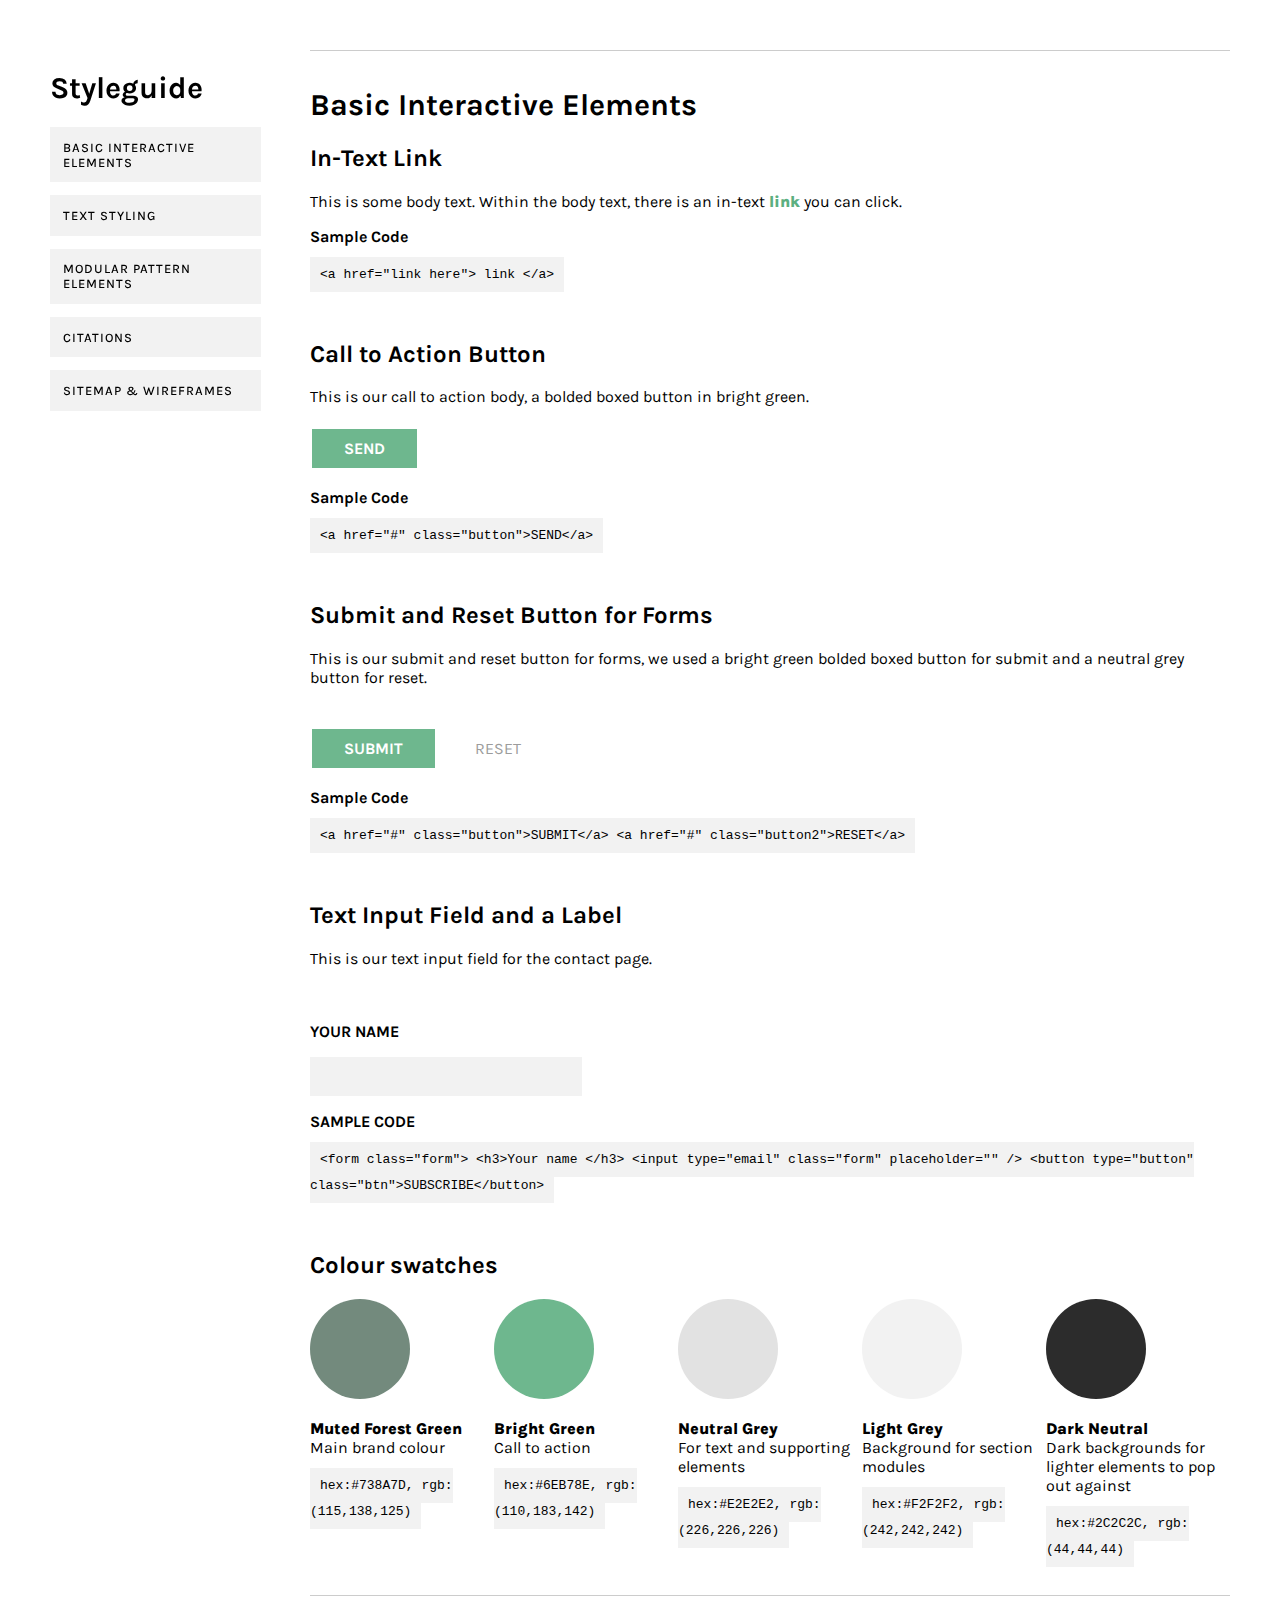
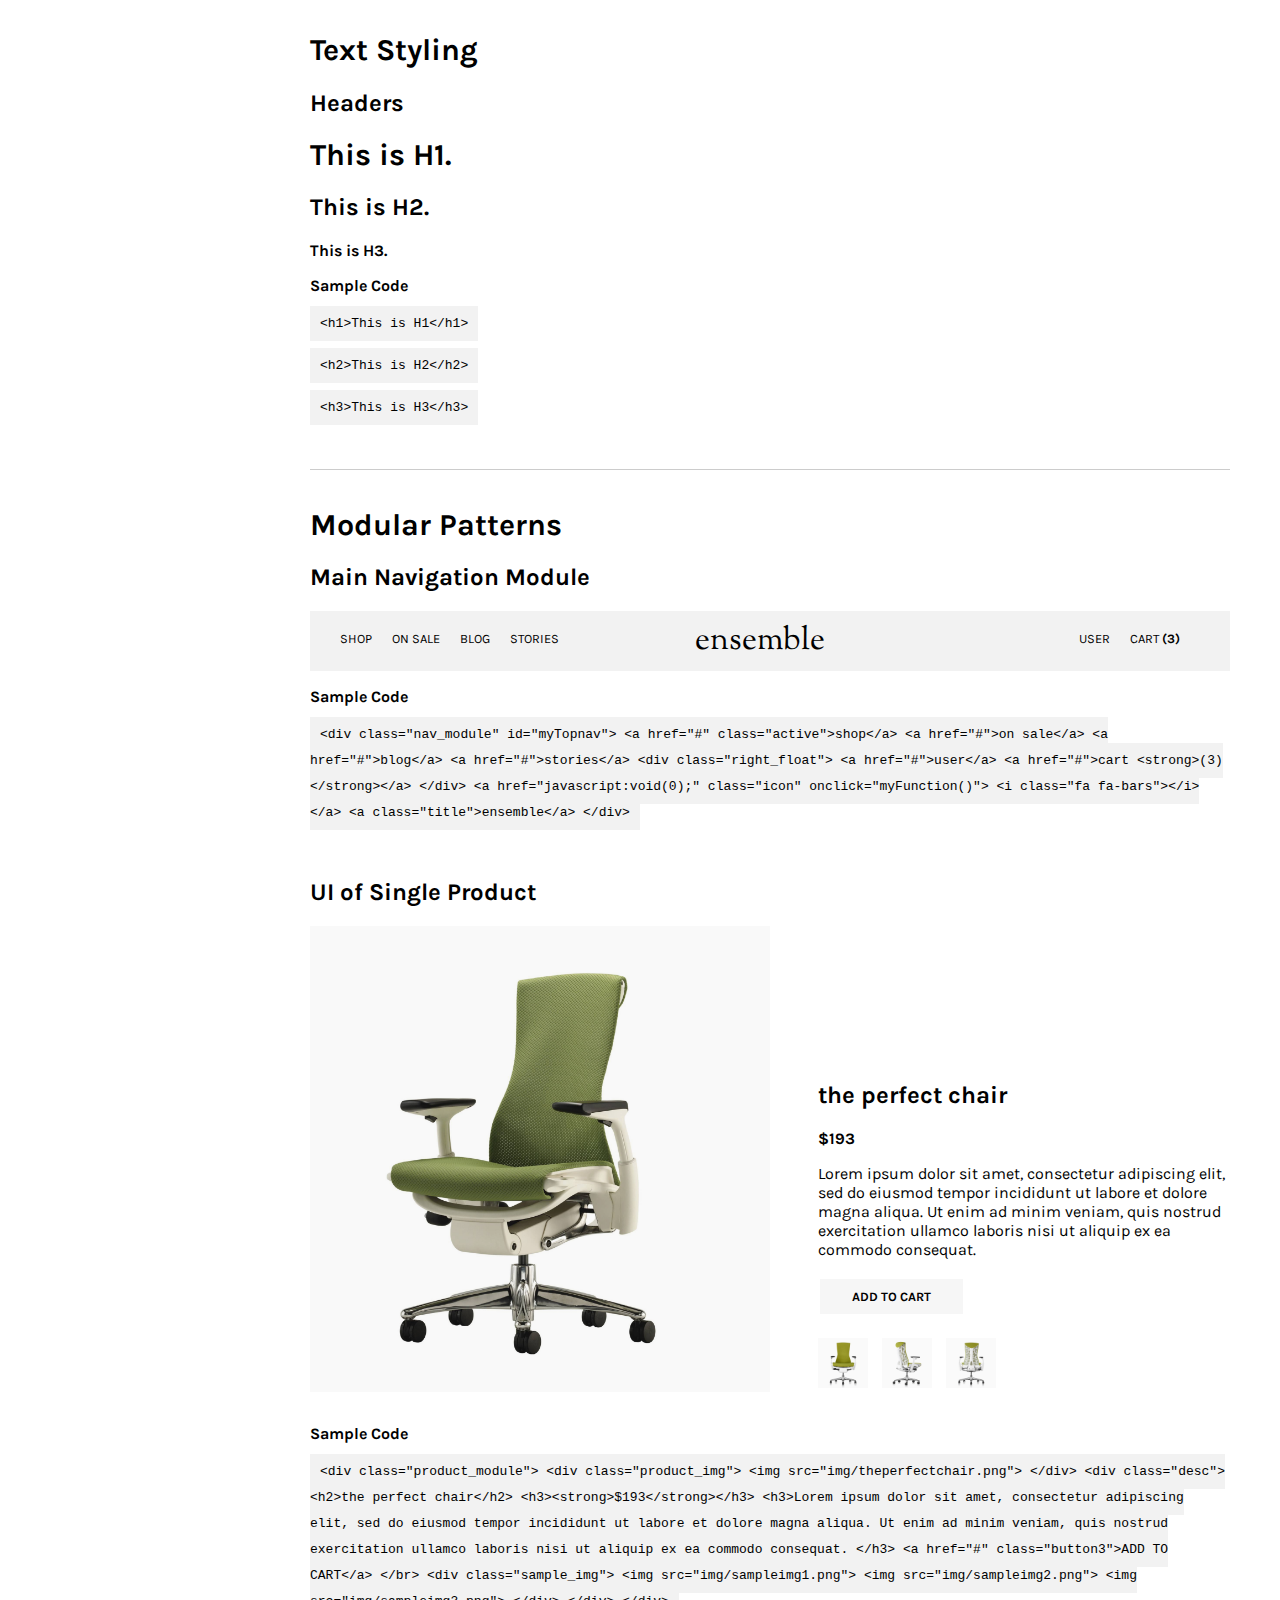
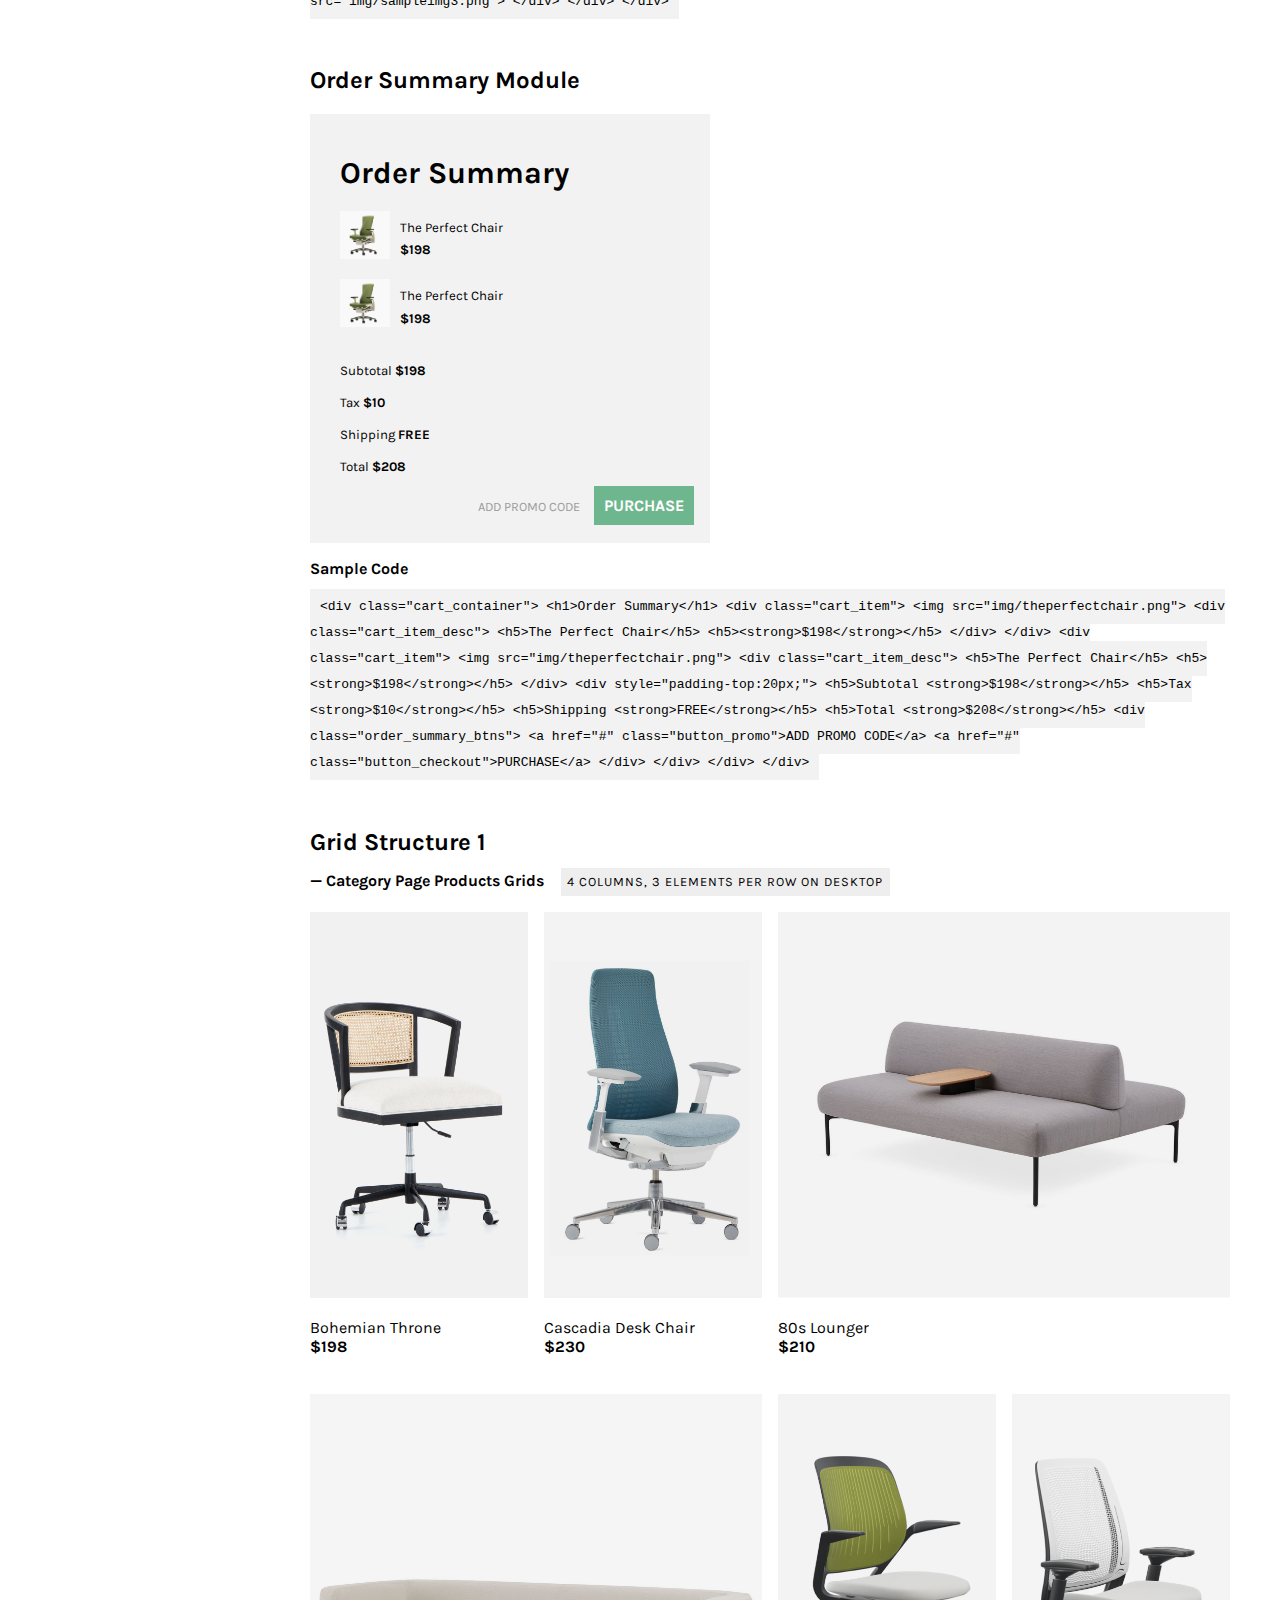
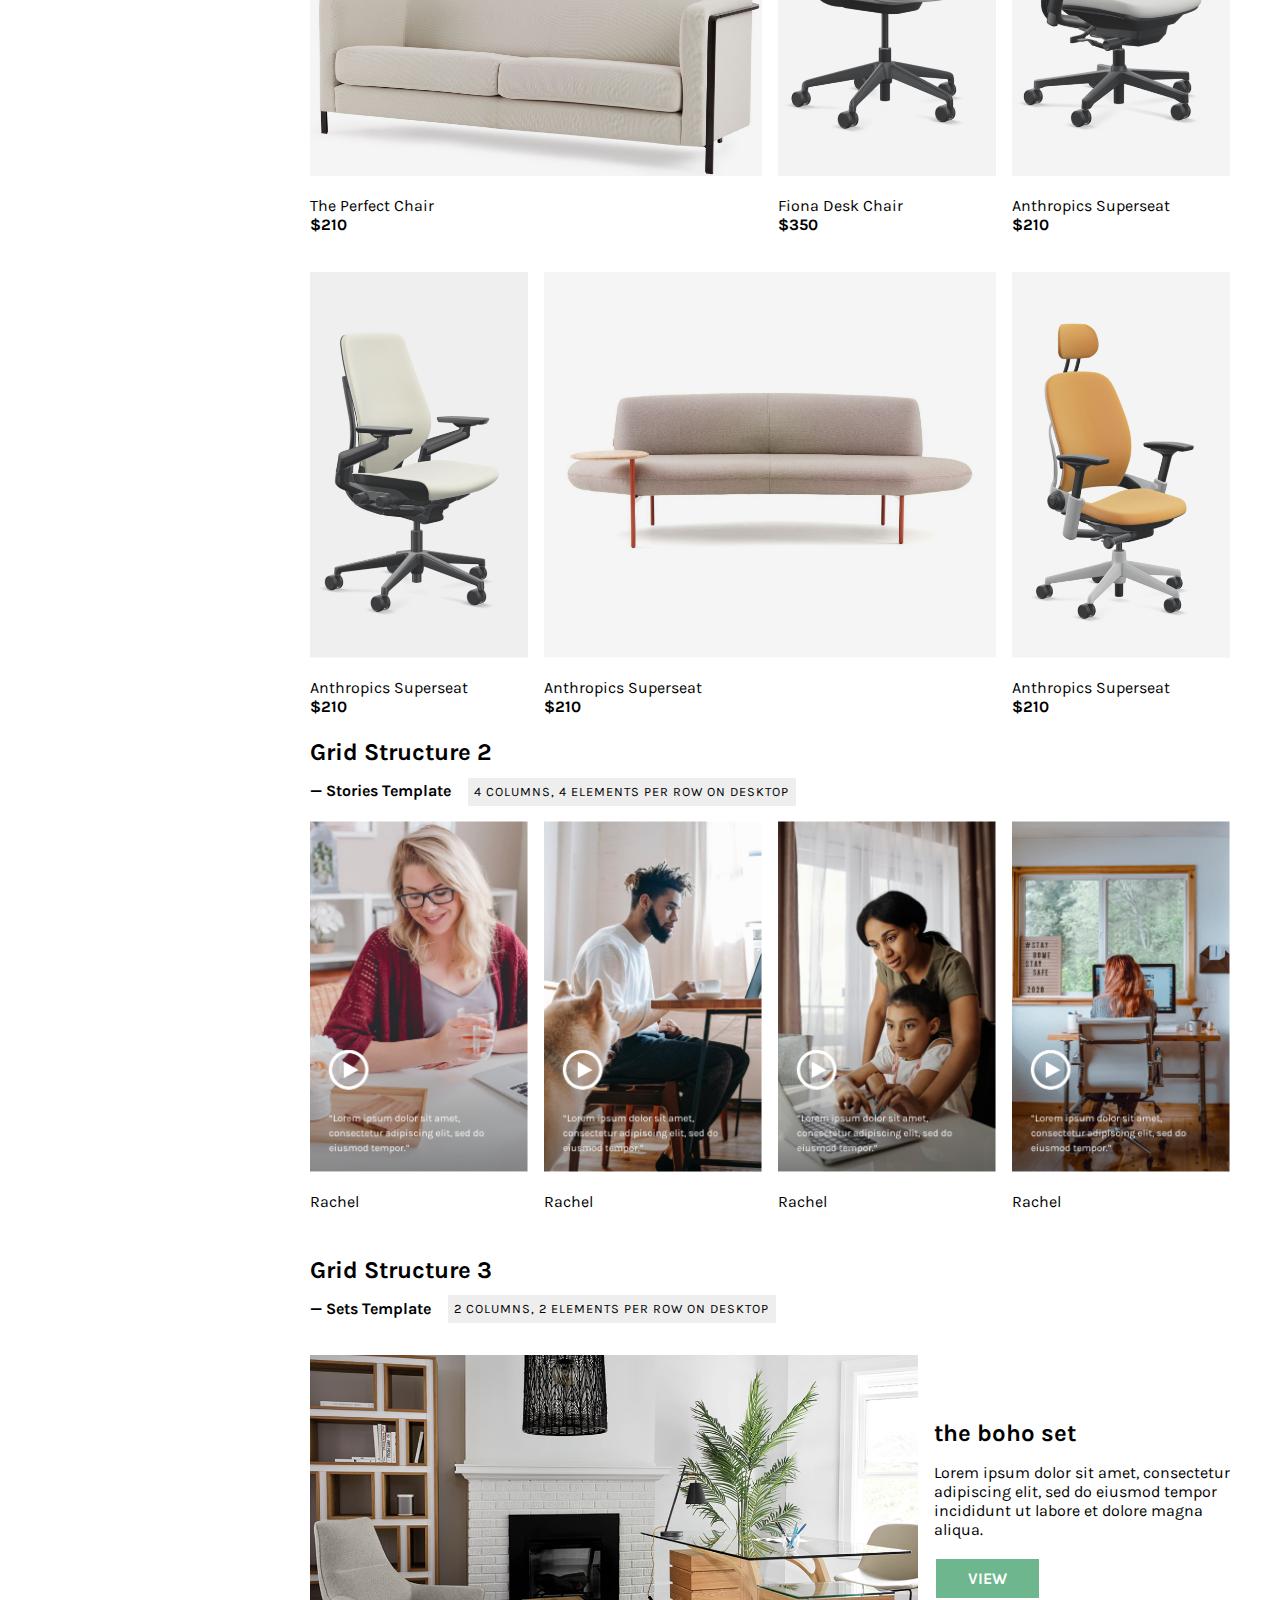
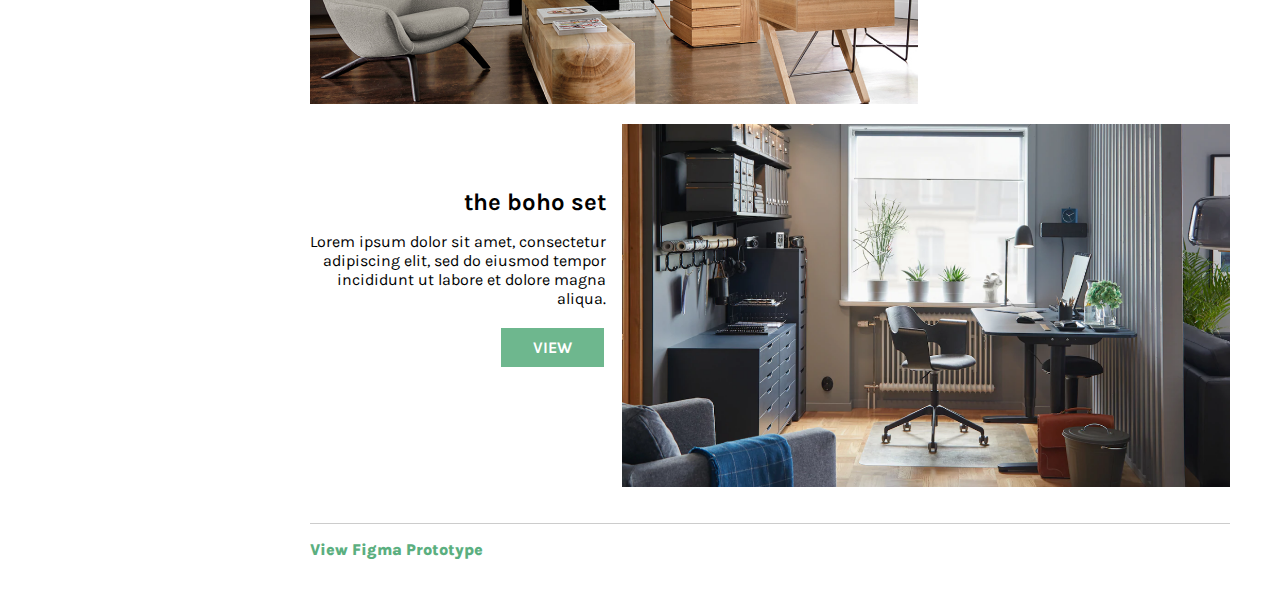
<file: index.html>
<!doctype html>

<html lang="en">

<head>
    <meta charset="utf-8">

    <meta name="viewport" content="width=device-width, initial-scale=1.0">
    <!--CSS-->
    <link rel="stylesheet" href="css/styles.css">
    <!--Fonts-->
    <link rel="preconnect" href="https://fonts.gstatic.com">
    <link
        href="https://fonts.googleapis.com/css2?family=Karla:ital,wght@0,200;0,300;0,400;0,500;0,600;0,700;0,800;1,200;1,300;1,400;1,500;1,600;1,700;1,800&display=swap"
        rel="stylesheet">
    <link rel="preconnect" href="https://fonts.gstatic.com">
    <link href="https://fonts.googleapis.com/css2?family=Sorts+Mill+Goudy&display=swap" rel="stylesheet">
    <!--Font Awesome-->
    <meta name="viewport" content="width=device-width, initial-scale=1">
    <link rel="stylesheet" href="https://cdnjs.cloudflare.com/ajax/libs/font-awesome/4.7.0/css/font-awesome.min.css">


</head>

<title>Styleguide</title>

<body>
    <div class="container">
        <!--Left Sidebar for Desktop-->
        <div class="giant_column">
            <div class="sidebar">
                <h1>Styleguide</h1>
            <a href="#interactive_elements">Basic Interactive Elements</a>
            <a href="#text_styling">Text Styling</a>
            <a href="#modular_patterns">Modular Pattern Elements</a>
            <a href="citations.html">Citations</a>
            <a href="sitemap_and_mockup.html">Sitemap & Wireframes</a>
            </div>
        </div>
         <!--Main Right Sidebar for Desktop-->
        <div class="giant_column">

             <!--Interactive Elements-->
            <a name="interactive_elements"></a>
            <section id="interactive_elements">
                <h1>Basic Interactive Elements</h1>
                    <div class="list">
                          <!--In-text Link-->
                        <h2>In-Text Link</h2>
                        <div class="list_description">This is some body text. Within the body text, there is an in-text
                            <a href="index.html">link</a> you can click.</div>
                        <h3>Sample Code</h3>
                        <code> &lt;a href="link here"&gt; link &lt;/a&gt;</code>
                    </div>
                    <div class="list">
                         <!--Call to Action BTN-->
                        <h2>Call to Action Button</h2>
                        <div class="list_description"> This is our call to action body, a bolded boxed button in bright
                            green.
                        
                            <br>
                            <br>
                            <a href="#" class="button">SEND</a>
                        </div>
                        <h3>Sample Code</h3>
                        <code>  &lt;a href="#" class="button"&gt;SEND&lt;/a&gt; </code>
                    </div>
                    <div class="list">
                         <!--Submit & Reset Btn-->
                        <h2>Submit and Reset Button for Forms</h2>
                        <div class="list_description">This is our submit and reset button for forms, we used a bright
                            green
                            bolded boxed button for submit and a neutral grey button for reset.</div>
                        <br>
                        <br>
                        <a href="#" class="button">SUBMIT</a> <a href="#" class="button2">RESET</a>

                        <h3>Sample Code</h3>
                        <code>
                    &lt;a href="#" class="button"&gt;SUBMIT&lt;/a&gt; &lt;a href="#" class="button2"&gt;RESET&lt;/a&gt; </code>

                    </div>

                    <div class="list">
                         <!--Text Input and Label-->
                        <h2>Text Input Field and a Label</h2>
                        <div class="list_description">This is our text input field for the contact page.</div>
                            <br>
                            <br>
                            <form class="form">
                                <h3>Your name</h3>
                                <input type="email" class="form" placeholder="" />
                
                        <h3>Sample Code</h3>

                                <code>
                            &lt;form class="form"&gt;
                            &lt;h3&gt;Your name &lt;/h3&gt;
                            &lt;input type="email" class="form" placeholder="" /&gt;
                            &lt;button type="button" class="btn"&gt;SUBSCRIBE&lt;/button&gt; </code>
                                </form>
                
                    </div>

                    <div class="list">
                        <!--Color Swatches-->
                        <h2>Colour swatches</h2>

                        <div class="swatches_wrapper">
                         
                            <div class="swatches">
                                <img src="img/darkgreen.png" alt="darkgreen" class="colorswatch">
                                <p>
                                    <verybold>Muted Forest Green</verybold></br> Main brand colour
                                </p>
                                <code> hex:#738A7D, rgb:(115,138,125) </code>
                            </div>
                            <div class="swatches">
                                <img src="img/green.png" alt="green" class="colorswatch">
                                <p>
                                    <verybold>Bright Green</verybold> </br>Call to action
                                </p>
                                <code> hex:#6EB78E, rgb:(110,183,142)</code>
                            </div>
                            <div class="swatches">
                                <img src="img/darkgrey.png" alt="darkgrey" class="colorswatch">
                                <p>
                                    <verybold>Neutral Grey</verybold></br> For text and supporting elements
                                </p>
                                <code> hex:#E2E2E2, rgb:(226,226,226)</code>
                            </div>
                            <div class="swatches">
                                <img src="img/lightgrey.png" alt="lightgrey" class="colorswatch">
                                <p>
                                    <verybold>Light Grey</verybold> </br>Background for section modules
                                </p>
                                <code> hex:#F2F2F2, rgb:(242,242,242)</code>
                            </div>
                            <div class="swatches">
                                <img src="img/black.png" alt="black" class="colorswatch">
                                <p>
                                    <verybold>Dark Neutral</verybold> </br>Dark backgrounds for lighter elements to pop
                                    out against
                                </p>
                                <code> hex:#2C2C2C, rgb:(44,44,44)</code>
                            </div>
                        </div>
                    </div>

            </section>

            <!--Text Styling-->
            <a name="text_styling"></a>
            
            <section id="text_styling">
                
                <h1>Text Styling</h1>
          
                    <div class="list">
                        <h2>Headers</h2>
                        <div class="list_description">
                            <h1>This is H1.</h1>
                            <p>
                            <h2>This is H2.</h2>
                            </p>
                            <p>
                            <h3>This is H3.</h3>
                            </p>
                        </div>

                        <h3>Sample Code</h3>

                        <p><code>&lt;h1&gt;This is H1&lt;/h1&gt;</code></p>
                        <p><code>&lt;h2&gt;This is H2&lt;/h2&gt;</code></p>
                        <p><code>&lt;h3&gt;This is H3&lt;/h3&gt;</code></p>

                    </div>
          

            </section>

            <!--Modular Patterns-->
            <a name="modular_patterns"></a>
            <section id="modular_patterns">
                <h1>Modular Patterns</h1>
          
                    <div class="list">
                         <!--Navigation Module tutorial from https://www.w3schools.com/howto/howto_js_topnav.asp-->
                        <h2>Main Navigation Module</h2>
                        <div class="nav_module" id="myTopnav">
                            <a href="#" class="active">shop</a>
                            <a href="#">on sale</a>
                            <a href="#">blog</a>
                            <a href="#">stories</a>
                            <div class="right_float"> 
                                <a href="#">user</a>
                                <a href="#">cart <strong>(3)</strong></a>
                            </div>
                                 <!--Javascript for Collapsing Links-->
                            <a href="javascript:void(0);" class="icon" onclick="myFunction()">
                                <i class="fa fa-bars"></i>
                            </a>
                            <a class="title">ensemble</a>
                        </div>

                        <h3>Sample Code</h3>

                        <code>
                            &#32;&lt;&#100;&#105;&#118;&#32;&#99;&#108;&#97;&#115;&#115;&equals;&quot;&#110;&#97;&#118;&lowbar;&#109;&#111;&#100;&#117;&#108;&#101;&quot;&#32;&#105;&#100;&equals;&quot;&#109;&#121;&#84;&#111;&#112;&#110;&#97;&#118;&quot;&gt;
&#32;&#32;&#32;&#32;&#32;&#32;&#32;&#32;&#32;&#32;&#32;&#32;&#32;&#32;&#32;&#32;&#32;&#32;&#32;&#32;&#32;&#32;&#32;&#32;&#32;&#32;&#32;&#32;&lt;&#97;&#32;&#104;&#114;&#101;&#102;&equals;&quot;&num;&quot;&#32;&#99;&#108;&#97;&#115;&#115;&equals;&quot;&#97;&#99;&#116;&#105;&#118;&#101;&quot;&gt;&#115;&#104;&#111;&#112;&lt;&sol;&#97;&gt;
&#32;&#32;&#32;&#32;&#32;&#32;&#32;&#32;&#32;&#32;&#32;&#32;&#32;&#32;&#32;&#32;&#32;&#32;&#32;&#32;&#32;&#32;&#32;&#32;&#32;&#32;&#32;&#32;&lt;&#97;&#32;&#104;&#114;&#101;&#102;&equals;&quot;&num;&quot;&gt;&#111;&#110;&#32;&#115;&#97;&#108;&#101;&lt;&sol;&#97;&gt;
&#32;&#32;&#32;&#32;&#32;&#32;&#32;&#32;&#32;&#32;&#32;&#32;&#32;&#32;&#32;&#32;&#32;&#32;&#32;&#32;&#32;&#32;&#32;&#32;&#32;&#32;&#32;&#32;&lt;&#97;&#32;&#104;&#114;&#101;&#102;&equals;&quot;&num;&quot;&gt;&#98;&#108;&#111;&#103;&lt;&sol;&#97;&gt;
&#32;&#32;&#32;&#32;&#32;&#32;&#32;&#32;&#32;&#32;&#32;&#32;&#32;&#32;&#32;&#32;&#32;&#32;&#32;&#32;&#32;&#32;&#32;&#32;&#32;&#32;&#32;&#32;&lt;&#97;&#32;&#104;&#114;&#101;&#102;&equals;&quot;&num;&quot;&gt;&#115;&#116;&#111;&#114;&#105;&#101;&#115;&lt;&sol;&#97;&gt;
&#32;&#32;&#32;&#32;&#32;&#32;&#32;&#32;&#32;&#32;&#32;&#32;&#32;&#32;&#32;&#32;&#32;&#32;&#32;&#32;&#32;&#32;&#32;&#32;&#32;&#32;&#32;&#32;&lt;&#100;&#105;&#118;&#32;&#99;&#108;&#97;&#115;&#115;&equals;&quot;&#114;&#105;&#103;&#104;&#116;&lowbar;&#102;&#108;&#111;&#97;&#116;&quot;&gt;
&#32;&#32;&#32;&#32;&#32;&#32;&#32;&#32;&#32;&#32;&#32;&#32;&#32;&#32;&#32;&#32;&#32;&#32;&#32;&#32;&#32;&#32;&#32;&#32;&#32;&#32;&#32;&#32;&#32;&#32;&#32;&#32;&lt;&#97;&#32;&#104;&#114;&#101;&#102;&equals;&quot;&num;&quot;&gt;&#117;&#115;&#101;&#114;&lt;&sol;&#97;&gt;
&#32;&#32;&#32;&#32;&#32;&#32;&#32;&#32;&#32;&#32;&#32;&#32;&#32;&#32;&#32;&#32;&#32;&#32;&#32;&#32;&#32;&#32;&#32;&#32;&#32;&#32;&#32;&#32;&#32;&#32;&#32;&#32;&lt;&#97;&#32;&#104;&#114;&#101;&#102;&equals;&quot;&num;&quot;&gt;&#99;&#97;&#114;&#116;&#32;&lt;&#115;&#116;&#114;&#111;&#110;&#103;&gt;&lpar;&#51;&rpar;&lt;&sol;&#115;&#116;&#114;&#111;&#110;&#103;&gt;&lt;&sol;&#97;&gt;
&#32;&#32;&#32;&#32;&#32;&#32;&#32;&#32;&#32;&#32;&#32;&#32;&#32;&#32;&#32;&#32;&#32;&#32;&#32;&#32;&#32;&#32;&#32;&#32;&#32;&#32;&#32;&#32;&lt;&sol;&#100;&#105;&#118;&gt;
&#32;&#32;&#32;&#32;&#32;&#32;&#32;&#32;&#32;&#32;&#32;&#32;&#32;&#32;&#32;&#32;&#32;&#32;&#32;&#32;&#32;&#32;&#32;&#32;&#32;&#32;&#32;&#32;&lt;&#97;&#32;&#104;&#114;&#101;&#102;&equals;&quot;&#106;&#97;&#118;&#97;&#115;&#99;&#114;&#105;&#112;&#116;&colon;&#118;&#111;&#105;&#100;&lpar;&#48;&rpar;&semi;&quot;&#32;&#99;&#108;&#97;&#115;&#115;&equals;&quot;&#105;&#99;&#111;&#110;&quot;&#32;&#111;&#110;&#99;&#108;&#105;&#99;&#107;&equals;&quot;&#109;&#121;&#70;&#117;&#110;&#99;&#116;&#105;&#111;&#110;&lpar;&rpar;&quot;&gt;
&#32;&#32;&#32;&#32;&#32;&#32;&#32;&#32;&#32;&#32;&#32;&#32;&#32;&#32;&#32;&#32;&#32;&#32;&#32;&#32;&#32;&#32;&#32;&#32;&#32;&#32;&#32;&#32;&#32;&#32;&#32;&#32;&lt;&#105;&#32;&#99;&#108;&#97;&#115;&#115;&equals;&quot;&#102;&#97;&#32;&#102;&#97;&#45;&#98;&#97;&#114;&#115;&quot;&gt;&lt;&sol;&#105;&gt;
&#32;&#32;&#32;&#32;&#32;&#32;&#32;&#32;&#32;&#32;&#32;&#32;&#32;&#32;&#32;&#32;&#32;&#32;&#32;&#32;&#32;&#32;&#32;&#32;&#32;&#32;&#32;&#32;&lt;&sol;&#97;&gt;
&#32;&#32;&#32;&#32;&#32;&#32;&#32;&#32;&#32;&#32;&#32;&#32;&#32;&#32;&#32;&#32;&#32;&#32;&#32;&#32;&#32;&#32;&#32;&#32;&#32;&#32;&#32;&#32;&lt;&#97;&#32;&#99;&#108;&#97;&#115;&#115;&equals;&quot;&#116;&#105;&#116;&#108;&#101;&quot;&gt;&#101;&#110;&#115;&#101;&#109;&#98;&#108;&#101;&lt;&sol;&#97;&gt;
&#32;&#32;&#32;&#32;&#32;&#32;&#32;&#32;&#32;&#32;&#32;&#32;&#32;&#32;&#32;&#32;&#32;&#32;&#32;&#32;&#32;&#32;&#32;&#32;&lt;&sol;&#100;&#105;&#118;&gt;

                        </code>
                    </div>
                   
                
                      <!--Product Module-->
                    <div class="list">
                        <h2>UI of Single Product</h2>
                        <div class="product_module">
                            <div class="product_img">
                                <img src="img/theperfectchair.png">
                            </div>
                            <div class="desc">
                                <h2>the perfect chair</h2>
                                <h3><strong>$193</strong></h3>
                                <h3>Lorem ipsum dolor sit amet, consectetur adipiscing elit, sed do eiusmod tempor
                                    incididunt ut
                                    labore et dolore magna aliqua. Ut enim ad minim veniam, quis nostrud exercitation
                                    ullamco
                                    laboris nisi ut aliquip ex ea commodo consequat. </h3>
                                <a href="#" class="button3">ADD TO CART</a>
                                </br>
                                <div class="sample_img">
                                    <img src="img/sampleimg1.png">
                                    <img src="img/sampleimg2.png">
                                    <img src="img/sampleimg3.png">
                                </div>
                            </div>
                        </div>
                        <h3 style="padding-top:1em;">Sample Code</h3>
                        <code>
                            &lt;&#100;&#105;&#118;&#32;&#99;&#108;&#97;&#115;&#115;&equals;&quot;&#112;&#114;&#111;&#100;&#117;&#99;&#116;&lowbar;&#109;&#111;&#100;&#117;&#108;&#101;&quot;&gt;
                            &#32;&#32;&#32;&#32;&#32;&#32;&#32;&#32;&#32;&#32;&#32;&#32;&#32;&#32;&#32;&#32;&#32;&#32;&#32;&#32;&#32;&#32;&#32;&#32;&#32;&#32;&#32;&#32;&lt;&#100;&#105;&#118;&#32;&#99;&#108;&#97;&#115;&#115;&equals;&quot;&#112;&#114;&#111;&#100;&#117;&#99;&#116;&lowbar;&#105;&#109;&#103;&quot;&gt;
                            &#32;&#32;&#32;&#32;&#32;&#32;&#32;&#32;&#32;&#32;&#32;&#32;&#32;&#32;&#32;&#32;&#32;&#32;&#32;&#32;&#32;&#32;&#32;&#32;&#32;&#32;&#32;&#32;&#32;&#32;&#32;&#32;&lt;&#105;&#109;&#103;&#32;&#115;&#114;&#99;&equals;&quot;&#105;&#109;&#103;&sol;&#116;&#104;&#101;&#112;&#101;&#114;&#102;&#101;&#99;&#116;&#99;&#104;&#97;&#105;&#114;&period;&#112;&#110;&#103;&quot;&gt;
                            &#32;&#32;&#32;&#32;&#32;&#32;&#32;&#32;&#32;&#32;&#32;&#32;&#32;&#32;&#32;&#32;&#32;&#32;&#32;&#32;&#32;&#32;&#32;&#32;&#32;&#32;&#32;&#32;&lt;&sol;&#100;&#105;&#118;&gt;
                            &#32;&#32;&#32;&#32;&#32;&#32;&#32;&#32;&#32;&#32;&#32;&#32;&#32;&#32;&#32;&#32;&#32;&#32;&#32;&#32;&#32;&#32;&#32;&#32;&#32;&#32;&#32;&#32;&lt;&#100;&#105;&#118;&#32;&#99;&#108;&#97;&#115;&#115;&equals;&quot;&#100;&#101;&#115;&#99;&quot;&gt;
                            &#32;&#32;&#32;&#32;&#32;&#32;&#32;&#32;&#32;&#32;&#32;&#32;&#32;&#32;&#32;&#32;&#32;&#32;&#32;&#32;&#32;&#32;&#32;&#32;&#32;&#32;&#32;&#32;&#32;&#32;&#32;&#32;&lt;&#104;&#50;&gt;&#116;&#104;&#101;&#32;&#112;&#101;&#114;&#102;&#101;&#99;&#116;&#32;&#99;&#104;&#97;&#105;&#114;&lt;&sol;&#104;&#50;&gt;
                            &#32;&#32;&#32;&#32;&#32;&#32;&#32;&#32;&#32;&#32;&#32;&#32;&#32;&#32;&#32;&#32;&#32;&#32;&#32;&#32;&#32;&#32;&#32;&#32;&#32;&#32;&#32;&#32;&#32;&#32;&#32;&#32;&lt;&#104;&#51;&gt;&lt;&#115;&#116;&#114;&#111;&#110;&#103;&gt;&dollar;&#49;&#57;&#51;&lt;&sol;&#115;&#116;&#114;&#111;&#110;&#103;&gt;&lt;&sol;&#104;&#51;&gt;
                            &#32;&#32;&#32;&#32;&#32;&#32;&#32;&#32;&#32;&#32;&#32;&#32;&#32;&#32;&#32;&#32;&#32;&#32;&#32;&#32;&#32;&#32;&#32;&#32;&#32;&#32;&#32;&#32;&#32;&#32;&#32;&#32;&lt;&#104;&#51;&gt;&#76;&#111;&#114;&#101;&#109;&#32;&#105;&#112;&#115;&#117;&#109;&#32;&#100;&#111;&#108;&#111;&#114;&#32;&#115;&#105;&#116;&#32;&#97;&#109;&#101;&#116;&comma;&#32;&#99;&#111;&#110;&#115;&#101;&#99;&#116;&#101;&#116;&#117;&#114;&#32;&#97;&#100;&#105;&#112;&#105;&#115;&#99;&#105;&#110;&#103;&#32;&#101;&#108;&#105;&#116;&comma;&#32;&#115;&#101;&#100;&#32;&#100;&#111;&#32;&#101;&#105;&#117;&#115;&#109;&#111;&#100;&#32;&#116;&#101;&#109;&#112;&#111;&#114;
                            &#32;&#32;&#32;&#32;&#32;&#32;&#32;&#32;&#32;&#32;&#32;&#32;&#32;&#32;&#32;&#32;&#32;&#32;&#32;&#32;&#32;&#32;&#32;&#32;&#32;&#32;&#32;&#32;&#32;&#32;&#32;&#32;&#32;&#32;&#32;&#32;&#105;&#110;&#99;&#105;&#100;&#105;&#100;&#117;&#110;&#116;&#32;&#117;&#116;
                            &#32;&#32;&#32;&#32;&#32;&#32;&#32;&#32;&#32;&#32;&#32;&#32;&#32;&#32;&#32;&#32;&#32;&#32;&#32;&#32;&#32;&#32;&#32;&#32;&#32;&#32;&#32;&#32;&#32;&#32;&#32;&#32;&#32;&#32;&#32;&#32;&#108;&#97;&#98;&#111;&#114;&#101;&#32;&#101;&#116;&#32;&#100;&#111;&#108;&#111;&#114;&#101;&#32;&#109;&#97;&#103;&#110;&#97;&#32;&#97;&#108;&#105;&#113;&#117;&#97;&period;&#32;&#85;&#116;&#32;&#101;&#110;&#105;&#109;&#32;&#97;&#100;&#32;&#109;&#105;&#110;&#105;&#109;&#32;&#118;&#101;&#110;&#105;&#97;&#109;&comma;&#32;&#113;&#117;&#105;&#115;&#32;&#110;&#111;&#115;&#116;&#114;&#117;&#100;&#32;&#101;&#120;&#101;&#114;&#99;&#105;&#116;&#97;&#116;&#105;&#111;&#110;
                            &#32;&#32;&#32;&#32;&#32;&#32;&#32;&#32;&#32;&#32;&#32;&#32;&#32;&#32;&#32;&#32;&#32;&#32;&#32;&#32;&#32;&#32;&#32;&#32;&#32;&#32;&#32;&#32;&#32;&#32;&#32;&#32;&#32;&#32;&#32;&#32;&#117;&#108;&#108;&#97;&#109;&#99;&#111;
                            &#32;&#32;&#32;&#32;&#32;&#32;&#32;&#32;&#32;&#32;&#32;&#32;&#32;&#32;&#32;&#32;&#32;&#32;&#32;&#32;&#32;&#32;&#32;&#32;&#32;&#32;&#32;&#32;&#32;&#32;&#32;&#32;&#32;&#32;&#32;&#32;&#108;&#97;&#98;&#111;&#114;&#105;&#115;&#32;&#110;&#105;&#115;&#105;&#32;&#117;&#116;&#32;&#97;&#108;&#105;&#113;&#117;&#105;&#112;&#32;&#101;&#120;&#32;&#101;&#97;&#32;&#99;&#111;&#109;&#109;&#111;&#100;&#111;&#32;&#99;&#111;&#110;&#115;&#101;&#113;&#117;&#97;&#116;&period;&#32;&lt;&sol;&#104;&#51;&gt;
                            &#32;&#32;&#32;&#32;&#32;&#32;&#32;&#32;&#32;&#32;&#32;&#32;&#32;&#32;&#32;&#32;&#32;&#32;&#32;&#32;&#32;&#32;&#32;&#32;&#32;&#32;&#32;&#32;&#32;&#32;&#32;&#32;&lt;&#97;&#32;&#104;&#114;&#101;&#102;&equals;&quot;&num;&quot;&#32;&#99;&#108;&#97;&#115;&#115;&equals;&quot;&#98;&#117;&#116;&#116;&#111;&#110;&#51;&quot;&gt;&#65;&#68;&#68;&#32;&#84;&#79;&#32;&#67;&#65;&#82;&#84;&lt;&sol;&#97;&gt;
                            &#32;&#32;&#32;&#32;&#32;&#32;&#32;&#32;&#32;&#32;&#32;&#32;&#32;&#32;&#32;&#32;&#32;&#32;&#32;&#32;&#32;&#32;&#32;&#32;&#32;&#32;&#32;&#32;&#32;&#32;&#32;&#32;&lt;&sol;&#98;&#114;&gt;
                            &#32;&#32;&#32;&#32;&#32;&#32;&#32;&#32;&#32;&#32;&#32;&#32;&#32;&#32;&#32;&#32;&#32;&#32;&#32;&#32;&#32;&#32;&#32;&#32;&#32;&#32;&#32;&#32;&#32;&#32;&#32;&#32;&lt;&#100;&#105;&#118;&#32;&#99;&#108;&#97;&#115;&#115;&equals;&quot;&#115;&#97;&#109;&#112;&#108;&#101;&lowbar;&#105;&#109;&#103;&quot;&gt;
                            &#32;&#32;&#32;&#32;&#32;&#32;&#32;&#32;&#32;&#32;&#32;&#32;&#32;&#32;&#32;&#32;&#32;&#32;&#32;&#32;&#32;&#32;&#32;&#32;&#32;&#32;&#32;&#32;&#32;&#32;&#32;&#32;&#32;&#32;&#32;&#32;&lt;&#105;&#109;&#103;&#32;&#115;&#114;&#99;&equals;&quot;&#105;&#109;&#103;&sol;&#115;&#97;&#109;&#112;&#108;&#101;&#105;&#109;&#103;&#49;&period;&#112;&#110;&#103;&quot;&gt;
                            &#32;&#32;&#32;&#32;&#32;&#32;&#32;&#32;&#32;&#32;&#32;&#32;&#32;&#32;&#32;&#32;&#32;&#32;&#32;&#32;&#32;&#32;&#32;&#32;&#32;&#32;&#32;&#32;&#32;&#32;&#32;&#32;&#32;&#32;&#32;&#32;&lt;&#105;&#109;&#103;&#32;&#115;&#114;&#99;&equals;&quot;&#105;&#109;&#103;&sol;&#115;&#97;&#109;&#112;&#108;&#101;&#105;&#109;&#103;&#50;&period;&#112;&#110;&#103;&quot;&gt;
                            &#32;&#32;&#32;&#32;&#32;&#32;&#32;&#32;&#32;&#32;&#32;&#32;&#32;&#32;&#32;&#32;&#32;&#32;&#32;&#32;&#32;&#32;&#32;&#32;&#32;&#32;&#32;&#32;&#32;&#32;&#32;&#32;&#32;&#32;&#32;&#32;&lt;&#105;&#109;&#103;&#32;&#115;&#114;&#99;&equals;&quot;&#105;&#109;&#103;&sol;&#115;&#97;&#109;&#112;&#108;&#101;&#105;&#109;&#103;&#51;&period;&#112;&#110;&#103;&quot;&gt;
                            &#32;&#32;&#32;&#32;&#32;&#32;&#32;&#32;&#32;&#32;&#32;&#32;&#32;&#32;&#32;&#32;&#32;&#32;&#32;&#32;&#32;&#32;&#32;&#32;&#32;&#32;&#32;&#32;&#32;&#32;&#32;&#32;&lt;&sol;&#100;&#105;&#118;&gt;
                            &#32;&#32;&#32;&#32;&#32;&#32;&#32;&#32;&#32;&#32;&#32;&#32;&#32;&#32;&#32;&#32;&#32;&#32;&#32;&#32;&#32;&#32;&#32;&#32;&#32;&#32;&#32;&#32;&lt;&sol;&#100;&#105;&#118;&gt;
                            &#32;&#32;&#32;&#32;&#32;&#32;&#32;&#32;&#32;&#32;&#32;&#32;&#32;&#32;&#32;&#32;&#32;&#32;&#32;&#32;&#32;&#32;&#32;&#32;&lt;&sol;&#100;&#105;&#118;&gt;
                        </code>
                        
                    </div>

                     <!--Order Summmary Module-->
                    <div class="list">
                        <h2>Order Summary Module</h2>
                        <div class="order_summary">
                            <div class="cart_container">
                                <h1>Order Summary</h1>
                                <div class="cart_item">

                                    <img src="img/theperfectchair.png">
                                    <div class="cart_item_desc">
                                        <h5>The Perfect Chair</h5>
                                        <h5><strong>$198</strong></h5>
                                    </div>

                                </div>
                                <div class="cart_item">
                                    <img src="img/theperfectchair.png">

                                    <div class="cart_item_desc">
                                        <h5>The Perfect Chair</h5>
                                        <h5><strong>$198</strong></h5>
                                    </div>

                                    <div style="padding-top:20px;">
                                        <h5>Subtotal <strong>$198</strong></h5>
                                        <h5>Tax <strong>$10</strong></h5>
                                        <h5>Shipping <strong>FREE</strong></h5>
                                        <h5>Total <strong>$208</strong></h5>

                                        <div class="order_summary_btns">
                                             <a href="#" class="button_promo">ADD PROMO CODE</a>
                                             <a href="#" class="button_checkout">PURCHASE</a>
                                                
                                            </div>

                                        </div>
                                    </div>
                                </div>
                            </div>
                            <h3>Sample Code</h3>
                            <code>
                                &#32;&lt;&#100;&#105;&#118;&#32;&#99;&#108;&#97;&#115;&#115;&equals;&quot;&#99;&#97;&#114;&#116;&lowbar;&#99;&#111;&#110;&#116;&#97;&#105;&#110;&#101;&#114;&quot;&gt;
&#32;&#32;&#32;&#32;&#32;&#32;&#32;&#32;&#32;&#32;&#32;&#32;&#32;&#32;&#32;&#32;&#32;&#32;&#32;&#32;&#32;&#32;&#32;&#32;&#32;&#32;&#32;&#32;&#32;&#32;&#32;&#32;&lt;&#104;&#49;&gt;&#79;&#114;&#100;&#101;&#114;&#32;&#83;&#117;&#109;&#109;&#97;&#114;&#121;&lt;&sol;&#104;&#49;&gt;
&#32;&#32;&#32;&#32;&#32;&#32;&#32;&#32;&#32;&#32;&#32;&#32;&#32;&#32;&#32;&#32;&#32;&#32;&#32;&#32;&#32;&#32;&#32;&#32;&#32;&#32;&#32;&#32;&#32;&#32;&#32;&#32;&lt;&#100;&#105;&#118;&#32;&#99;&#108;&#97;&#115;&#115;&equals;&quot;&#99;&#97;&#114;&#116;&lowbar;&#105;&#116;&#101;&#109;&quot;&gt;

&#32;&#32;&#32;&#32;&#32;&#32;&#32;&#32;&#32;&#32;&#32;&#32;&#32;&#32;&#32;&#32;&#32;&#32;&#32;&#32;&#32;&#32;&#32;&#32;&#32;&#32;&#32;&#32;&#32;&#32;&#32;&#32;&#32;&#32;&#32;&#32;&lt;&#105;&#109;&#103;&#32;&#115;&#114;&#99;&equals;&quot;&#105;&#109;&#103;&sol;&#116;&#104;&#101;&#112;&#101;&#114;&#102;&#101;&#99;&#116;&#99;&#104;&#97;&#105;&#114;&period;&#112;&#110;&#103;&quot;&gt;
&#32;&#32;&#32;&#32;&#32;&#32;&#32;&#32;&#32;&#32;&#32;&#32;&#32;&#32;&#32;&#32;&#32;&#32;&#32;&#32;&#32;&#32;&#32;&#32;&#32;&#32;&#32;&#32;&#32;&#32;&#32;&#32;&#32;&#32;&#32;&#32;&lt;&#100;&#105;&#118;&#32;&#99;&#108;&#97;&#115;&#115;&equals;&quot;&#99;&#97;&#114;&#116;&lowbar;&#105;&#116;&#101;&#109;&lowbar;&#100;&#101;&#115;&#99;&quot;&gt;
&#32;&#32;&#32;&#32;&#32;&#32;&#32;&#32;&#32;&#32;&#32;&#32;&#32;&#32;&#32;&#32;&#32;&#32;&#32;&#32;&#32;&#32;&#32;&#32;&#32;&#32;&#32;&#32;&#32;&#32;&#32;&#32;&#32;&#32;&#32;&#32;&#32;&#32;&#32;&#32;&lt;&#104;&#53;&gt;&#84;&#104;&#101;&#32;&#80;&#101;&#114;&#102;&#101;&#99;&#116;&#32;&#67;&#104;&#97;&#105;&#114;&lt;&sol;&#104;&#53;&gt;
&#32;&#32;&#32;&#32;&#32;&#32;&#32;&#32;&#32;&#32;&#32;&#32;&#32;&#32;&#32;&#32;&#32;&#32;&#32;&#32;&#32;&#32;&#32;&#32;&#32;&#32;&#32;&#32;&#32;&#32;&#32;&#32;&#32;&#32;&#32;&#32;&#32;&#32;&#32;&#32;&lt;&#104;&#53;&gt;&lt;&#115;&#116;&#114;&#111;&#110;&#103;&gt;&dollar;&#49;&#57;&#56;&lt;&sol;&#115;&#116;&#114;&#111;&#110;&#103;&gt;&lt;&sol;&#104;&#53;&gt;
&#32;&#32;&#32;&#32;&#32;&#32;&#32;&#32;&#32;&#32;&#32;&#32;&#32;&#32;&#32;&#32;&#32;&#32;&#32;&#32;&#32;&#32;&#32;&#32;&#32;&#32;&#32;&#32;&#32;&#32;&#32;&#32;&#32;&#32;&#32;&#32;&lt;&sol;&#100;&#105;&#118;&gt;

&#32;&#32;&#32;&#32;&#32;&#32;&#32;&#32;&#32;&#32;&#32;&#32;&#32;&#32;&#32;&#32;&#32;&#32;&#32;&#32;&#32;&#32;&#32;&#32;&#32;&#32;&#32;&#32;&#32;&#32;&#32;&#32;&lt;&sol;&#100;&#105;&#118;&gt;
&#32;&#32;&#32;&#32;&#32;&#32;&#32;&#32;&#32;&#32;&#32;&#32;&#32;&#32;&#32;&#32;&#32;&#32;&#32;&#32;&#32;&#32;&#32;&#32;&#32;&#32;&#32;&#32;&#32;&#32;&#32;&#32;&lt;&#100;&#105;&#118;&#32;&#99;&#108;&#97;&#115;&#115;&equals;&quot;&#99;&#97;&#114;&#116;&lowbar;&#105;&#116;&#101;&#109;&quot;&gt;
&#32;&#32;&#32;&#32;&#32;&#32;&#32;&#32;&#32;&#32;&#32;&#32;&#32;&#32;&#32;&#32;&#32;&#32;&#32;&#32;&#32;&#32;&#32;&#32;&#32;&#32;&#32;&#32;&#32;&#32;&#32;&#32;&#32;&#32;&#32;&#32;&lt;&#105;&#109;&#103;&#32;&#115;&#114;&#99;&equals;&quot;&#105;&#109;&#103;&sol;&#116;&#104;&#101;&#112;&#101;&#114;&#102;&#101;&#99;&#116;&#99;&#104;&#97;&#105;&#114;&period;&#112;&#110;&#103;&quot;&gt;

&#32;&#32;&#32;&#32;&#32;&#32;&#32;&#32;&#32;&#32;&#32;&#32;&#32;&#32;&#32;&#32;&#32;&#32;&#32;&#32;&#32;&#32;&#32;&#32;&#32;&#32;&#32;&#32;&#32;&#32;&#32;&#32;&#32;&#32;&#32;&#32;&lt;&#100;&#105;&#118;&#32;&#99;&#108;&#97;&#115;&#115;&equals;&quot;&#99;&#97;&#114;&#116;&lowbar;&#105;&#116;&#101;&#109;&lowbar;&#100;&#101;&#115;&#99;&quot;&gt;
&#32;&#32;&#32;&#32;&#32;&#32;&#32;&#32;&#32;&#32;&#32;&#32;&#32;&#32;&#32;&#32;&#32;&#32;&#32;&#32;&#32;&#32;&#32;&#32;&#32;&#32;&#32;&#32;&#32;&#32;&#32;&#32;&#32;&#32;&#32;&#32;&#32;&#32;&#32;&#32;&lt;&#104;&#53;&gt;&#84;&#104;&#101;&#32;&#80;&#101;&#114;&#102;&#101;&#99;&#116;&#32;&#67;&#104;&#97;&#105;&#114;&lt;&sol;&#104;&#53;&gt;
&#32;&#32;&#32;&#32;&#32;&#32;&#32;&#32;&#32;&#32;&#32;&#32;&#32;&#32;&#32;&#32;&#32;&#32;&#32;&#32;&#32;&#32;&#32;&#32;&#32;&#32;&#32;&#32;&#32;&#32;&#32;&#32;&#32;&#32;&#32;&#32;&#32;&#32;&#32;&#32;&lt;&#104;&#53;&gt;&lt;&#115;&#116;&#114;&#111;&#110;&#103;&gt;&dollar;&#49;&#57;&#56;&lt;&sol;&#115;&#116;&#114;&#111;&#110;&#103;&gt;&lt;&sol;&#104;&#53;&gt;
&#32;&#32;&#32;&#32;&#32;&#32;&#32;&#32;&#32;&#32;&#32;&#32;&#32;&#32;&#32;&#32;&#32;&#32;&#32;&#32;&#32;&#32;&#32;&#32;&#32;&#32;&#32;&#32;&#32;&#32;&#32;&#32;&#32;&#32;&#32;&#32;&lt;&sol;&#100;&#105;&#118;&gt;

&#32;&#32;&#32;&#32;&#32;&#32;&#32;&#32;&#32;&#32;&#32;&#32;&#32;&#32;&#32;&#32;&#32;&#32;&#32;&#32;&#32;&#32;&#32;&#32;&#32;&#32;&#32;&#32;&#32;&#32;&#32;&#32;&#32;&#32;&#32;&#32;&lt;&#100;&#105;&#118;&#32;&#115;&#116;&#121;&#108;&#101;&equals;&quot;&#112;&#97;&#100;&#100;&#105;&#110;&#103;&#45;&#116;&#111;&#112;&colon;&#50;&#48;&#112;&#120;&semi;&quot;&gt;
&#32;&#32;&#32;&#32;&#32;&#32;&#32;&#32;&#32;&#32;&#32;&#32;&#32;&#32;&#32;&#32;&#32;&#32;&#32;&#32;&#32;&#32;&#32;&#32;&#32;&#32;&#32;&#32;&#32;&#32;&#32;&#32;&#32;&#32;&#32;&#32;&#32;&#32;&#32;&#32;&lt;&#104;&#53;&gt;&#83;&#117;&#98;&#116;&#111;&#116;&#97;&#108;&#32;&lt;&#115;&#116;&#114;&#111;&#110;&#103;&gt;&dollar;&#49;&#57;&#56;&lt;&sol;&#115;&#116;&#114;&#111;&#110;&#103;&gt;&lt;&sol;&#104;&#53;&gt;
&#32;&#32;&#32;&#32;&#32;&#32;&#32;&#32;&#32;&#32;&#32;&#32;&#32;&#32;&#32;&#32;&#32;&#32;&#32;&#32;&#32;&#32;&#32;&#32;&#32;&#32;&#32;&#32;&#32;&#32;&#32;&#32;&#32;&#32;&#32;&#32;&#32;&#32;&#32;&#32;&lt;&#104;&#53;&gt;&#84;&#97;&#120;&#32;&lt;&#115;&#116;&#114;&#111;&#110;&#103;&gt;&dollar;&#49;&#48;&lt;&sol;&#115;&#116;&#114;&#111;&#110;&#103;&gt;&lt;&sol;&#104;&#53;&gt;
&#32;&#32;&#32;&#32;&#32;&#32;&#32;&#32;&#32;&#32;&#32;&#32;&#32;&#32;&#32;&#32;&#32;&#32;&#32;&#32;&#32;&#32;&#32;&#32;&#32;&#32;&#32;&#32;&#32;&#32;&#32;&#32;&#32;&#32;&#32;&#32;&#32;&#32;&#32;&#32;&lt;&#104;&#53;&gt;&#83;&#104;&#105;&#112;&#112;&#105;&#110;&#103;&#32;&lt;&#115;&#116;&#114;&#111;&#110;&#103;&gt;&#70;&#82;&#69;&#69;&lt;&sol;&#115;&#116;&#114;&#111;&#110;&#103;&gt;&lt;&sol;&#104;&#53;&gt;
&#32;&#32;&#32;&#32;&#32;&#32;&#32;&#32;&#32;&#32;&#32;&#32;&#32;&#32;&#32;&#32;&#32;&#32;&#32;&#32;&#32;&#32;&#32;&#32;&#32;&#32;&#32;&#32;&#32;&#32;&#32;&#32;&#32;&#32;&#32;&#32;&#32;&#32;&#32;&#32;&lt;&#104;&#53;&gt;&#84;&#111;&#116;&#97;&#108;&#32;&lt;&#115;&#116;&#114;&#111;&#110;&#103;&gt;&dollar;&#50;&#48;&#56;&lt;&sol;&#115;&#116;&#114;&#111;&#110;&#103;&gt;&lt;&sol;&#104;&#53;&gt;

&#32;&#32;&#32;&#32;&#32;&#32;&#32;&#32;&#32;&#32;&#32;&#32;&#32;&#32;&#32;&#32;&#32;&#32;&#32;&#32;&#32;&#32;&#32;&#32;&#32;&#32;&#32;&#32;&#32;&#32;&#32;&#32;&#32;&#32;&#32;&#32;&#32;&#32;&#32;&#32;&lt;&#100;&#105;&#118;&#32;&#99;&#108;&#97;&#115;&#115;&equals;&quot;&#111;&#114;&#100;&#101;&#114;&lowbar;&#115;&#117;&#109;&#109;&#97;&#114;&#121;&lowbar;&#98;&#116;&#110;&#115;&quot;&gt;
&#32;&#32;&#32;&#32;&#32;&#32;&#32;&#32;&#32;&#32;&#32;&#32;&#32;&#32;&#32;&#32;&#32;&#32;&#32;&#32;&#32;&#32;&#32;&#32;&#32;&#32;&#32;&#32;&#32;&#32;&#32;&#32;&#32;&#32;&#32;&#32;&#32;&#32;&#32;&#32;&#32;&#32;&#32;&#32;&#32;&lt;&#97;&#32;&#104;&#114;&#101;&#102;&equals;&quot;&num;&quot;&#32;&#99;&#108;&#97;&#115;&#115;&equals;&quot;&#98;&#117;&#116;&#116;&#111;&#110;&lowbar;&#112;&#114;&#111;&#109;&#111;&quot;&gt;&#65;&#68;&#68;&#32;&#80;&#82;&#79;&#77;&#79;&#32;&#67;&#79;&#68;&#69;&lt;&sol;&#97;&gt;
&#32;&#32;&#32;&#32;&#32;&#32;&#32;&#32;&#32;&#32;&#32;&#32;&#32;&#32;&#32;&#32;&#32;&#32;&#32;&#32;&#32;&#32;&#32;&#32;&#32;&#32;&#32;&#32;&#32;&#32;&#32;&#32;&#32;&#32;&#32;&#32;&#32;&#32;&#32;&#32;&#32;&#32;&#32;&#32;&#32;&lt;&#97;&#32;&#104;&#114;&#101;&#102;&equals;&quot;&num;&quot;&#32;&#99;&#108;&#97;&#115;&#115;&equals;&quot;&#98;&#117;&#116;&#116;&#111;&#110;&lowbar;&#99;&#104;&#101;&#99;&#107;&#111;&#117;&#116;&quot;&gt;&#80;&#85;&#82;&#67;&#72;&#65;&#83;&#69;&lt;&sol;&#97;&gt;
&#32;&#32;&#32;&#32;&#32;&#32;&#32;&#32;&#32;&#32;&#32;&#32;&#32;&#32;&#32;&#32;&#32;&#32;&#32;&#32;&#32;&#32;&#32;&#32;&#32;&#32;&#32;&#32;&#32;&#32;&#32;&#32;&#32;&#32;&#32;&#32;&#32;&#32;&#32;&#32;&#32;&#32;&#32;&#32;&#32;&#32;&#32;&#32;
&#32;&#32;&#32;&#32;&#32;&#32;&#32;&#32;&#32;&#32;&#32;&#32;&#32;&#32;&#32;&#32;&#32;&#32;&#32;&#32;&#32;&#32;&#32;&#32;&#32;&#32;&#32;&#32;&#32;&#32;&#32;&#32;&#32;&#32;&#32;&#32;&#32;&#32;&#32;&#32;&#32;&#32;&#32;&#32;&lt;&sol;&#100;&#105;&#118;&gt;

&#32;&#32;&#32;&#32;&#32;&#32;&#32;&#32;&#32;&#32;&#32;&#32;&#32;&#32;&#32;&#32;&#32;&#32;&#32;&#32;&#32;&#32;&#32;&#32;&#32;&#32;&#32;&#32;&#32;&#32;&#32;&#32;&#32;&#32;&#32;&#32;&#32;&#32;&#32;&#32;&lt;&sol;&#100;&#105;&#118;&gt;
&#32;&#32;&#32;&#32;&#32;&#32;&#32;&#32;&#32;&#32;&#32;&#32;&#32;&#32;&#32;&#32;&#32;&#32;&#32;&#32;&#32;&#32;&#32;&#32;&#32;&#32;&#32;&#32;&#32;&#32;&#32;&#32;&#32;&#32;&#32;&#32;&lt;&sol;&#100;&#105;&#118;&gt;
&#32;&#32;&#32;&#32;&#32;&#32;&#32;&#32;&#32;&#32;&#32;&#32;&#32;&#32;&#32;&#32;&#32;&#32;&#32;&#32;&#32;&#32;&#32;&#32;&#32;&#32;&#32;&#32;&#32;&#32;&#32;&#32;&lt;&sol;&#100;&#105;&#118;&gt;
                            </code>
                    </div>

                     <!--Category Page Grids-->
                    <div class="list">
                        <h2>Grid Structure 1</h2>
                        <h4>— Category Page Products Grids  
                        
                            <gridpoint>4 columns, 3 elements per row on desktop </gridpoint>
                           <p>
                            <!--Enable tag for mobile device-->
                            <gridpointmobile>1 - 2 columns, 1 - 2 elements per row</gridpointmobile>
                           </p>
                        </h4>
                        
                        <div class="category_wrapper">
                            <div class="cl1"><img src="img/chairlisting1.png" class="chairlisting_img">
                                <div class="listing_description">
                                    Bohemian Throne </br>
                                    <b>$198</b>
                                </div>
                            </div>
                            <div class="cl2"><img src="img/chairlisting2.png" class="chairlisting_img">
                                <div class="listing_description">
                                    Cascadia Desk Chair </br>
                                    <b>$230</b>
                                </div>
                            </div>
                            <div class="cl3"><img src="img/chairlisting3.png" class="chairlisting_img">
                                <div class="listing_description">
                                    80s Lounger </br>
                                    <b>$210</b>
                                </div>
                            </div>
                            <div class="cl4"><img src="img/chairlisting4.png" class="chairlisting_img">
                                <div class="listing_description">
                                    The Perfect Chair </br>
                                    <b>$210</b>
                                </div>
                            </div>
                            <div class="cl5"><img src="img/chairlisting5.png" class="chairlisting_img">
                                <div class="listing_description">
                                    Fiona Desk Chair </br>
                                    <b>$350</b>
                                </div>
                            </div>
                            <div class="cl6"><img src="img/chairlisting6.png" class="chairlisting_img">
                                <div class="listing_description">
                                    Anthropics Superseat </br>
                                    <b>$210</b>
                                </div>
                            </div>
                            <div class="cl7"><img src="img/chairlisting7.png" class="chairlisting_img">
                                <div class="listing_description">
                                    Anthropics Superseat </br>
                                    <b>$210</b>
                                </div>
                            </div>
                            <div class="cl8"><img src="img/chairlisting8.png" class="chairlisting_img">
                                <div class="listing_description">
                                    Anthropics Superseat </br>
                                    <b>$210</b>
                                </div>
                            </div>
                            <div class="cl9"><img src="img/chairlisting9.png" class="chairlisting_img">
                                <div class="listing_description">
                                    Anthropics Superseat </br>
                                    <b>$210</b>
                                </div>
                            </div>
                        </div>

                        
                    </div>

                      <!--Stories Template Grid-->
                        <div class="list">
                        <h2 style="margin-top:2em;">Grid Structure 2</h2>
                        <h4>— Stories Template
                            <gridpoint>4 columns, 4 elements per row on desktop</gridpoint>
                            <p>
                            <gridpointmobile>2 columns, 1 - 2 elements per row</gridpointmobile>
                            </p>
                        </h4>

                        <div class="stories_wrapper">
                            <div class="stories">
                                <img src="img/stories1.png" class="stories_img">
                                <div class="listing_description">
                                    Rachel
                                </div>
                            </div>

                            <div class="stories">
                                <img src="img/stories2.png" class="stories_img">
                                <div class="listing_description">
                                    Rachel
                                </div>
                            </div>

                            <div class="stories">
                                <img src="img/stories5.png" class="stories_img">
                                <div class="listing_description">
                                    Rachel
                                </div>
                            </div>

                            <div class="stories">
                                <img src="img/stories4.png" class="stories_img">
                                <div class="listing_description">
                                    Rachel
                                </div>
                            </div>

                        </div>
                    </div>

                    <!--Sets Template Grid-->
                    <div class="list">
                        <h2 style="margin-top:2em;">Grid Structure 3</h2>
                        <h4>— Sets Template
                            <gridpoint>2 columns, 2 elements per row on desktop</gridpoint>
                            <p>
                            <gridpointmobile>1 column, 1 elements per row</gridpointmobile>
                            </p>
                        </h4>
                        <div class="set_wrapper">
                            <div class="set_img1">
                                <img src="img/images/set2.png" class="wrapper_img">
                            </div>

                            <div class="set_text1">
                                <h2>the boho set</h2>
                                <h3>Lorem ipsum dolor sit amet, consectetur adipiscing elit, sed do eiusmod tempor incididunt ut labore et dolore magna aliqua. </h3>
                                <a href="#" class="button">VIEW</a>
                            </div>

                            <div class="set_img2">
                                <img src="img/images/set1.png" class="wrapper_img">
                            </div>

                            <div class="set_text2">
                                <h2>the boho set</h2>
                                <h3>Lorem ipsum dolor sit amet, consectetur adipiscing elit, sed do eiusmod tempor incididunt ut labore et dolore magna aliqua. </h3>
                                <a href="#" class="button">VIEW</a>
                            </div>

                        </div>
                    </div>

                   
            </section>

                <!--Prototype-->

            <a name="prototype"></a>
            <section name="prototype">
                <a
                    href="https://www.figma.com/proto/akUhguBEQjhjAT8EmK2Eiz/IAT-339?node-id=149%3A4516&viewport=524%2C915%2C0.024828437715768814&scaling=scale-down-width">View
                    Figma Prototype</a>

            </section>

        </div>
    </div>

    <!--Javascript for Navbar-->
    <script>
        function myFunction() {
            var x = document.getElementById("myTopnav");
            if (x.className === "nav_module") {
                x.className += " responsive";
            } else {
                x.className = "nav_module";
            }
        }
    </script>



</body>


</html>
</file>
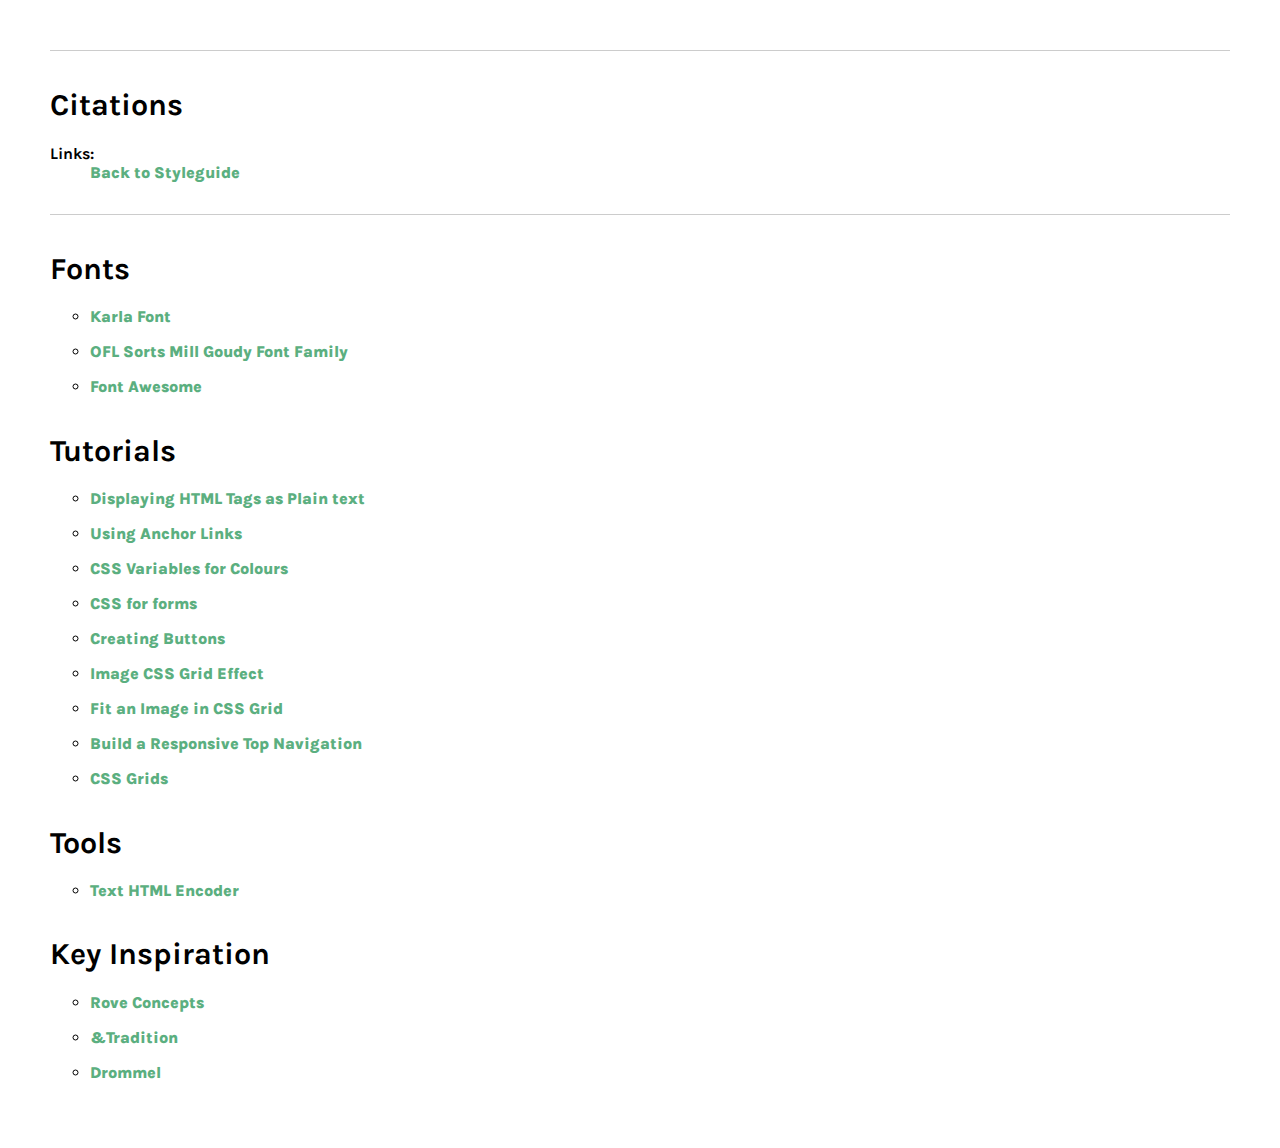
<file: citations.html>
<!doctype html>

<html lang="en">
    <head>
        <meta charset="utf-8">
    
        <!--CSS-->
        <link rel="stylesheet" href="css/styles.css">

        <!--Fonts-->
        <link rel="preconnect" href="https://fonts.gstatic.com">
        <link href="https://fonts.googleapis.com/css2?family=Karla:ital,wght@0,200;0,300;0,400;0,500;0,600;0,700;0,800;1,200;1,300;1,400;1,500;1,600;1,700;1,800&display=swap" rel="stylesheet">





    
    </head>
    
    <title>Citations</title>


    <body>
    
    <section id="anchor_links">
    <h1>Citations</h1>
    <h3>Links:
        <ul>
            <li> <a href="index.html">Back to Styleguide</a></li>
            
        </ul>
    </h3>
    </section>

    <section id="citations_body">

        <h1>Fonts</h1>
        <ul>
            <li><a href="https://fonts.google.com/specimen/Karla?sidebar.open=true&selection.family=Karla:ital,wght@0,200;0,300;0,400;0,500;0,600;0,700;0,800;1,200;1,400;1,500;1,600;1,700;1,800">Karla Font</a></li>
            <li><a href="https://www.1001fonts.com/ofl-sorts-mill-goudy-font.html">OFL Sorts Mill Goudy Font Family</a></li>
            <li><a href="https://fontawesome.com/">Font Awesome</a></li>
        </ul>

        <h1>Tutorials</h1>
        <ul>
            <li><a href="https://devpractical.com/display-html-tags-as-plain-text/#:~:text=You%20can%20show%20HTML%20tags,the%20reader%20on%20the%20browser.">Displaying HTML Tags as Plain text</a></li>
            <li><a href="https://smallbiztrends.com/2013/06/what-is-the-anchor-tag.html">Using Anchor Links</a></li>
            <li><a href="https://www.w3schools.com/css/css3_variables.asp">CSS Variables for Colours</a></li>
            <li><a href="https://www.w3schools.com/css/tryit.asp?filename=trycss_forms"> CSS for forms </a></li>
            <li><a href="https://www.w3schools.com/css/tryit.asp?filename=trycss_buttons_basic"> Creating Buttons </a></li>
            <li><a href="https://www.freecodecamp.org/news/how-to-create-an-image-gallery-with-css-grid-e0f0fd666a5c/">Image CSS Grid Effect</a></li>
            <li><a href="https://www.w3schools.com/css/css3_object-fit.asp">Fit an Image in CSS Grid</a></li>
            <li><a href="https://www.w3schools.com/howto/howto_js_topnav_responsive.asp">Build a Responsive Top Navigation</a></li>
            <li><a href="https://www.w3schools.com/css/css_grid.asp">CSS Grids</a></li>
        </ul>

        <h1>Tools</h1>
        <ul>
            <li><a href="https://onlinetexttools.com/html-encode-text">Text HTML Encoder</a></li>
        </ul>




        <h1>Key Inspiration</h1>
        <ul>
            <li><a href="https://www.roveconcepts.com/">Rove Concepts</a></li>
            <li><a href="https://www.andtradition.com/">&Tradition</a></li>
            <li><a href="https://drommel.com.ua/">Drommel</a></li>
        </ul>

    </section>

   

   



    
    </body>

</html>
</file>
<file: css/styles.css>
/**Color Variables**/
:root {
    --cto-color: #5BAF80; /**Call to Action**/
    --lightgray-color: #f2f2f2; /**Light gray bg**/
}

body {
    font-family: 'Karla', sans-serif; /**Main font family**/
    margin: 50px 50px 50px 50px;
}

/**Links**/
a {
    font-weight: 800;
    text-decoration: none;
    color: var(--cto-color);
}

/*Code Snippets*/
code {
    background: var(--lightgray-color);
    line-height: 2em;
    padding: 10px 10px 10px 10px;
}

/***SIDEBAR ANCHOR LINKS****/
.sidebar {
    position: fixed;
}

/***Make Sidebar relative when mobile****/
@media screen and (max-width:1080px) {
    .sidebar {
        position: relative;
        padding-bottom: 1em;
        width: 100%;
    }
}

/***Sidebar Anchor Links****/
.sidebar a {
    width: 80%;
    display: block;
    margin-bottom: 1em;
    background: var(--lightgray-color);
    color: black;
    padding: 1em;
    font-size: 0.8em;
    text-transform: uppercase;
    letter-spacing: 1px;
    font-weight: 500;
}

/***Sidebar Anchor Links Hover****/
.sidebar a:hover {
    background: var(--cto-color);
    color: white;
}

/***Main Page container, 2 columns****/
.container {
    display: grid;
    grid-template-columns: 1fr 4fr;
    column-gap: 30px;
    overflow: hidden;
}

/***Main Page column****/
.container .giant_column {
    width: 100%;
}

/***Media Queries for Main Page, shrink into 1 column****/
@media screen and (max-width:900px) {
    .container {
        display: grid;
        grid-template-columns: 1fr;
    }
}

/* Default grid description when mobile */
gridpoint {
    background: #eee;
    font-weight: normal;
    text-transform: uppercase;
    font-size: 0.8em;
    padding: 0.5em;
    letter-spacing: 1px;
    margin-left: 1em;
}

/* Enable grid description when mobile */
gridpointmobile {
    display: none;
    background: #eee;
    font-weight: normal;
    text-transform: uppercase;
    font-size: 0.8em;
    padding: 0.5em;
    letter-spacing: 1px;
    margin-left: 1em;
}

/***Stories Grid****/
.stories_wrapper {
    display: grid;
    grid-template-columns: 1fr 1fr 1fr 1fr;
    column-gap: 1em;
}

@media screen and (max-width:800px) {
    /* Shrink stories wrapper into 2 columns */
    .stories_wrapper {
        display: grid;
        grid-template-columns: 1fr 1fr;
        row-gap: 6em;
    }
    /* Disable desktop grid description */
    gridpoint {
        display: none;
    }
    /* Enable grid description when mobile */
    gridpointmobile {
        display: inline;
    }
}

/* Image class for stories */
.stories_img {
    width: 100%;
    height: auto;
    object-fit: cover;
}

/************* SETS GRID *************/

/* Wrapper class for sets, 6 rows default on desktop */
.set_wrapper {
    display: grid;
    grid-template-columns: repeat(6, 1fr);
    column-gap: 1em;
    grid-gap: 1em;
    padding-top: 1em;
}

/* Media Query for sets */
@media screen and (max-width:800px) {
    .set_wrapper {
        display: grid;
        grid-template-columns: 1fr; /* Shrink to 1 column */
        grid-template-rows: auto;
    }
    
/* Change grid and row start-end values for mobile */
    .set_wrapper .set_img1 {
        grid-column-start: 1;
        grid-column-end: 2;
        grid-row-start: 1;
        grid-row-end: 2;
    }
    .set_wrapper .set_text1 {
        grid-column-start: 1;
        grid-column-end: 2;
        grid-row-start: 2;
        grid-row-end: 3;
        padding-top: 0;
    }
    .set_wrapper .set_img2 {
        padding-top: 2em;
        grid-column-start: 1;
        grid-column-end: 2;
        grid-row-start: 3;
        grid-row-end: 4;
    }
    .set_wrapper .set_text2 {
        text-align: left;
        padding-top: 0;
        grid-column-start: 1;
        grid-column-end: 2;
        grid-row-start: 4;
        grid-row-end: 5;
    }
}

h3 {
    font-size: 1em;
    font-weight: bold;
}

.set_wrapper h3 {
    font-size: 1em;
    font-weight: normal;
}

.set_wrapper h2 {
    margin: 0;
}

.set_img1 {
    grid-column-start: 1;
    grid-column-end: 5;
    grid-row-start: 1;
    grid-row-end: 2;
}

.wrapper_img {
    width: 100%;
    height: auto;
    object-fit: cover;
}

.set_text1 {
    padding-top: 4em;
    grid-column-start: 5;
    grid-column-end: 7;
    grid-row-start: 1;
    grid-row-end: 2;
}

.set_img2 {
    grid-column-start: 3;
    grid-column-end: 7;
    grid-row-start: 2;
    grid-row-end: 3;
}

.set_text2 {
    text-align: right;
    padding-top: 4em;
    grid-column-start: 1;
    grid-column-end: 3;
    grid-row-start: 2;
    grid-row-end: 3;
}


/************* CATEGORY GRID *************/
/* Wrapper for product category, 4 columns default for desktop */
.category_wrapper {
    display: grid;
    grid-template-columns: 1fr 1fr 1fr 1fr;
    grid-gap: 6em;
    column-gap: 1em;
}
/* Start-end column for each image */
.cl1 {
    grid-column-start: 1;
    grid-column-end: 2;
}

.cl2 {
    grid-column-start: 2;
    grid-column-end: 3;
}

.cl3 {
    grid-column-start: 3;
    grid-column-end: 5;
}

.cl4 {
    grid-column-start: 1;
    grid-column-end: 3;
}

.cl5 {
    grid-column-start: 3;
    grid-column-end: 4;
}

.cl6 {
    grid-column-start: 4;
    grid-column-end: 5;
}

.cl7 {
    grid-column-start: 1;
    grid-column-end: 2;
}

.cl8 {
    grid-column-start: 2;
    grid-column-end: 4;
}

.cl9 {
    grid-column-start: 4;
    grid-column-end: 5;
}

/* Image class for category images */
.chairlisting_img {
    width: 100%;
    height: 100%;
    object-fit: cover;
    overflow: hidden;
}

.nonbold {
    font-weight: normal;
}

#citations_body li {
    padding-bottom: 1em;
}

/* Product Name and Price */
.listing_description {
    margin-top: 1em;
    position: absolute;
}

/* Media Query for Category Grid Mobile */
@media screen and (max-width:800px) {
    .category_wrapper {
        display: grid;
        padding-left: 20px;
        padding-right: 20px;
        grid-template-columns: 1fr 1fr;
        grid-auto-rows: auto;
        row-gap: 6em;
        column-gap: 1em;
    }

    /* New start-end column values for mobile */
    .cl1, .cl5, .cl7 {
        grid-column-start: 1;
        grid-column-end: 2;
    }
    .cl2, .cl6 {
        grid-column-start: 2;
        grid-column-end: 3;
    }
    .cl3, .cl4, .cl8 {
        grid-column-start: 1;
        grid-column-end: 3;
    }
    .cl9 {
        grid-column-start: 2;
        grid-column-end: 3;
        grid-row-start: 5;
        grid-row-end: 6;
    }
}

/*************NAV BAR*************/
/*Tutorial: https://www.w3schools.com/howto/howto_js_topnav.asp*/

/* Brand title */
.nav_module .title {
    font-family: 'Sorts Mill Goudy', serif;
    font-size: 2em;
    text-transform: lowercase;
    float: none;
    position: absolute;
    top: 50%;
    left: 50%;
    transform: translate(-50%, -50%);
}

/* Main nav container */
.nav_module {
    background: var(--lightgray-color);
    padding: 20px 30px 25px 30px;
    overflow: hidden;
    position: relative;
}

/* Nav Links */
.nav_module a {
    float: left;
    text-align: center;
    color: black;
    padding-right: 20px;
    font-weight: normal;
    text-transform: uppercase;
    font-size: 0.8em;
}

/* Nav Hover effect */
.nav_module a:hover {
    color: gray;
}

/* Float nav links to the right */
.right_float {
    float: right;
}

/* Font Awesome Hamburger Icon */
.nav_module .icon {
    display: none;
}

/* Media Query for Nav Module */
@media screen and (max-width: 1000px) {
    .nav_module a:not(.title) {
        opacity: 0;
    }
    /* Hamburger Icon Visible */
    .nav_module a.icon {
        opacity: 1;
        right: 0;
        font-size: 1.5em;
        position: absolute;
        margin-top: -0.2em;
        display: block;
    }
    /* Links collapse down */
    .nav_module.responsive {
        position: relative;
        padding-top: 2em;
        padding-bottom: 0.5em;
    }
    /* Make Mobile ver links Visible */
    .nav_module.responsive a {
        opacity: 1;
    }
    /* Align right floating links to the left */
    .nav_module.responsive .right_float {
        float: left;
    }
    /* Hide Title */
    .nav_module.responsive .title {
        display: none;
    }
    /* Make active link bold */
    .nav_module.responsive .active {
        font-weight: 900;
    }
    /* Adjust hamburger icon placement */
    .nav_module.responsive .icon {
        position: absolute;
        margin-top: -7.3em;
    }
    /* Links for mobile nav composition */
    .nav_module.responsive a {
        float: none;
        padding-bottom: 2em;
        display: block;
        text-align: left;
    }
    /* Title for mobile */
    .nav_module .title {
        font-family: 'Sorts Mill Goudy', serif;
        font-size: 2em;
        text-transform: lowercase;
        float: right;
        margin-right: 0;
        position: absolute;
    }
}

/***BUTTONS****/
.button {
    background-color: #6EB78E;
    border: none;
    color: white;
    padding: 10px 32px;
    text-align: center;
    text-decoration: none;
    display: inline-block;
    font-weight: bold;
    margin: 4px 2px;
    cursor: pointer;
}

.button:hover {
    background-color: var(--lightgray-color);
    color: black;
}

.button2:hover {
    background-color: var(--lightgray-color);
    color: black;
}

.button3:hover {
    background-color: var(--cto-color);
    color: white;
}

.button2 {
    border: none;
    color: #9c9c9c;
    font-weight: normal;
    padding: 10px 32px;
    text-align: center;
    text-decoration: none;
    display: inline-block;
    margin: 4px 2px;
    cursor: pointer;
}

.button3 {
    background-color: #F6F6F6;
    border: none;
    color: black;
    font: inherit;
    font-weight: bold;
    padding: 10px 32px;
    text-align: center;
    text-decoration: none;
    display: inline-block;
    font-size: 0.8em;
    margin: 4px 2px;
}

input[type=email] {
    padding: 12px 36px;
    width: 200px;
    border: none;
    background-color: var(--lightgray-color);
}

.form h3 {
    text-transform: uppercase;
}

#anchor_links li {
    padding-bottom: 1em;
}

.list {
    padding-bottom: 2em;
}

#citations_body li {
    list-style: circle;
    list-style-type: circle;
}

ul {
    list-style: none;
    list-style-type: none;
    margin-block-start: 0em !important;
    margin-block-end: 0em !important;
}

section {
    border-top: 1px solid rgb(204, 204, 204);
    padding-top: 1em;
    /* border-bottom:1px solid #eee;
    padding-bottom:3em; */
}

.swatches_wrapper {
    display: grid;
    grid-template-columns: repeat(5, 1fr);
}

@media screen and (max-width: 720px) {
    .swatches_wrapper {
        display: grid;
        grid-template-columns: 1fr 1fr 1fr;
    }
}

@media screen and (max-width:600px) {
    .swatches_wrapper {
        display: grid;
        grid-template-columns: 1fr;
    }
    .swatches {
        padding-bottom: 2em;
    }
}

.swatches .colorswatch {
    border-radius: 100%;
    width: 100px;
}

verybold {
    font-weight: 900;
}

h1 {
    font-size: 1.9em;
}

/***PRODUCT MODULE***/
.product_module {
    display: grid;
    grid-template-columns: 1fr 1fr;
}

.product_module h3 {
    font-weight: normal;
}

/***Product Description***/
.product_module .desc {
    padding-top: 10em;
    float: right;
    margin-left: 3em;
}

/***Media Query for Product Module***/
@media screen and (max-width: 900px) {
    .product_module {
        display: grid;
        grid-template-columns: 1fr; /***Make 1 Column***/

    }
    .product_module .desc {
        padding-top: 2em;
        margin-left: 0em;
        float: right;
    }
}

/***Image class for Product Module (main product) ***/
.product_img img {
    width: 100%;
    height: 100%;
    object-fit: cover;
}

/***Image class for Product Module (small images)***/
.sample_img {
    display: inline;
}

.sample_img img {
    width: 50px;
    padding-top: 20px;
    padding-right: 10px;
}

.product_module h5 {
    font-weight: normal;
}

.desc h2, h4, h5 {
    margin-top: -5px;
}

/****ORDER SUMMARY****/
.order_summary {
    width: 400px;
    display: grid;
    grid-template-columns: 1fr;
    background: var(--lightgray-color);
}

/**Media Query for Order Summary**/
@media screen and (max-width: 600px) {
    .order_summary {
        width: 100%;
        display: grid;
        grid-template-columns: 1fr;
        background: var(--lightgray-color);
    }
    .order_summary_btns {
        display: grid;
        grid-template-columns: 1fr 1fr;
        padding-right: 1em;
    }
}

/**Purchase and Add Promo code buttons**/
.order_summary_btns {
    float: right;
    margin-right: 1em;
    margin-bottom: 0.5em;
}

.button_checkout {
    background-color: #6EB78E;
    border: none;
    color: white;
    padding: 10px;
    text-align: center;
    text-decoration: none;
    font-weight: bold;
    cursor: pointer;
}

.button_promo {
    padding: 10px;
    border: none;
    color: #9c9c9c;
    font-weight: normal;
    text-align: center;
    text-decoration: none;
    font-size: 0.8em;
    cursor: pointer;
}

.order_summary h5 {
    font-weight: normal;
}

.cart_container {
    padding: 20px 0px 20px 30px;
}

.cart_item {
    display: inline;
    padding-right: 20px;
    padding-left: 20px;
}

.cart_item_desc {
    margin-left: 60px;
    margin-top: 5px;
}

.cart_item_desc h5 {
    font-weight: normal;
    margin-top: -15px;
}

.cart_item img {
    float: left;
    width: 50px;
}
</file>
